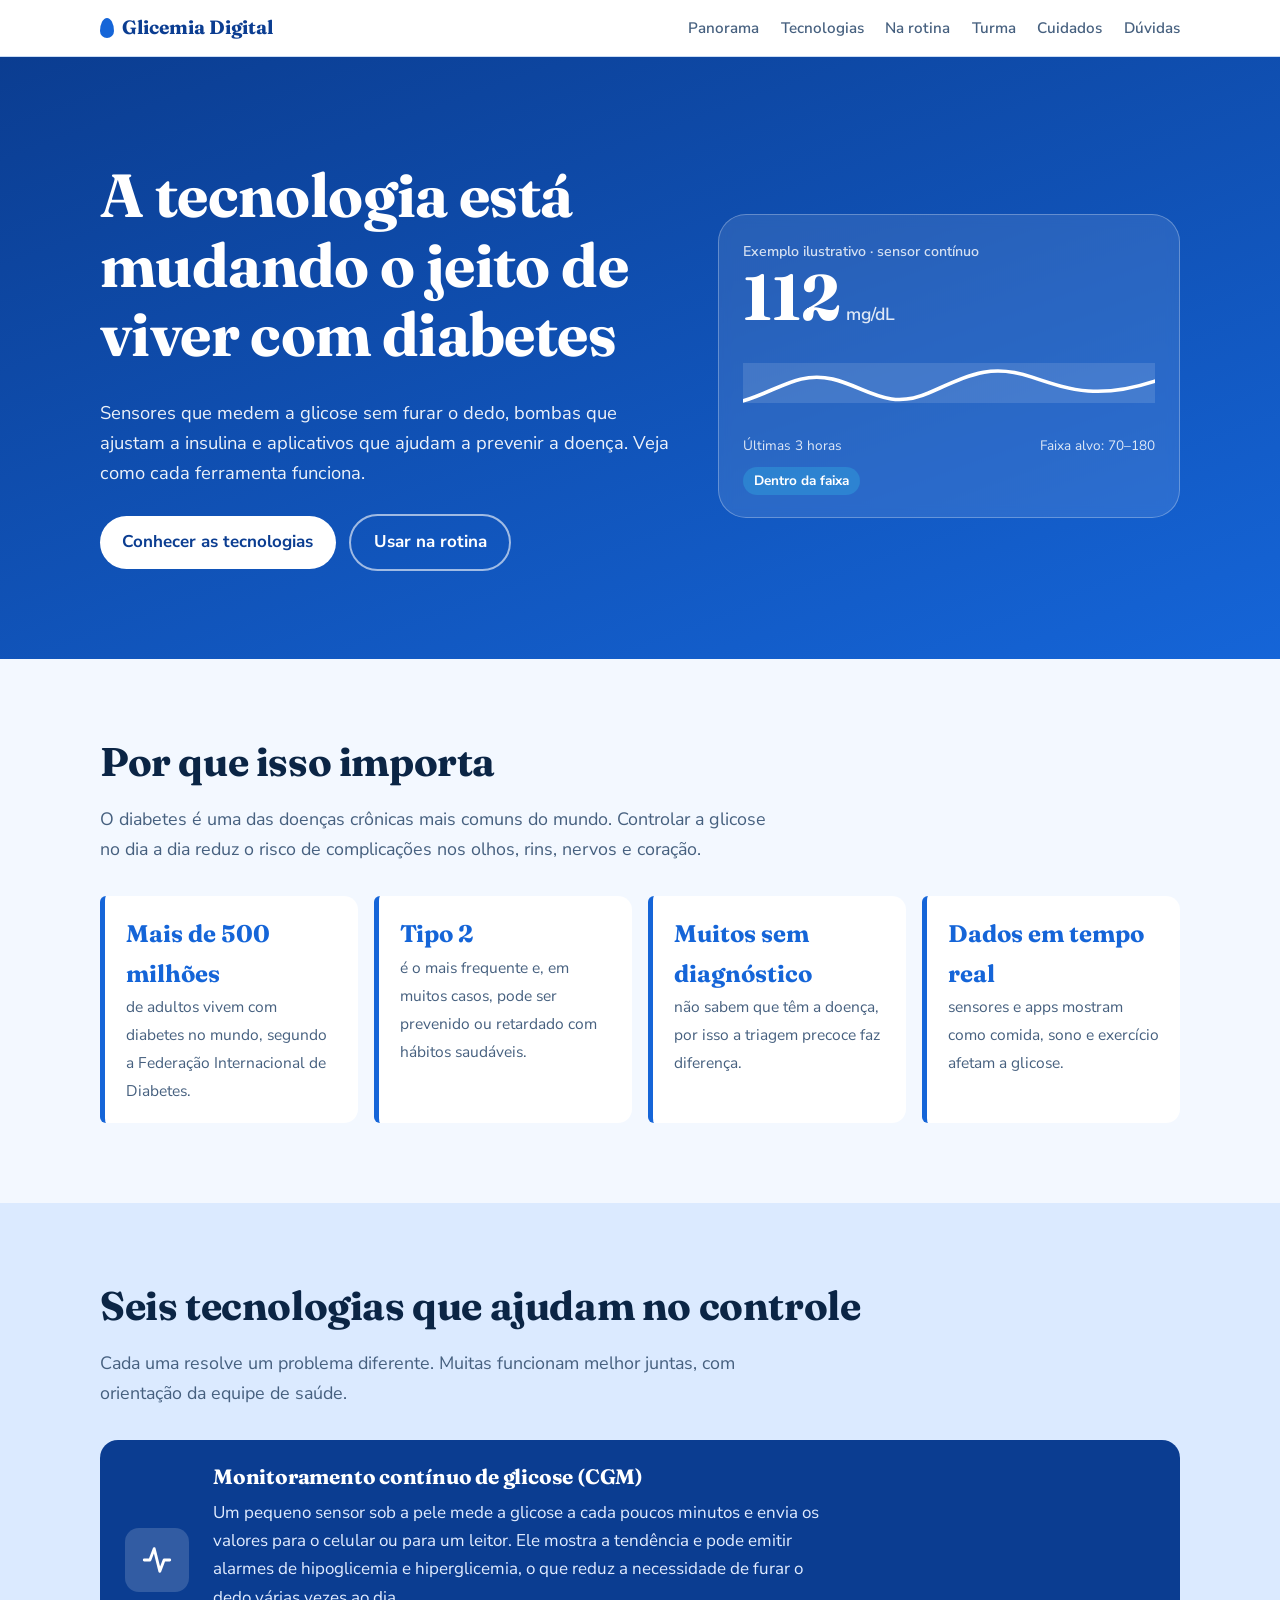
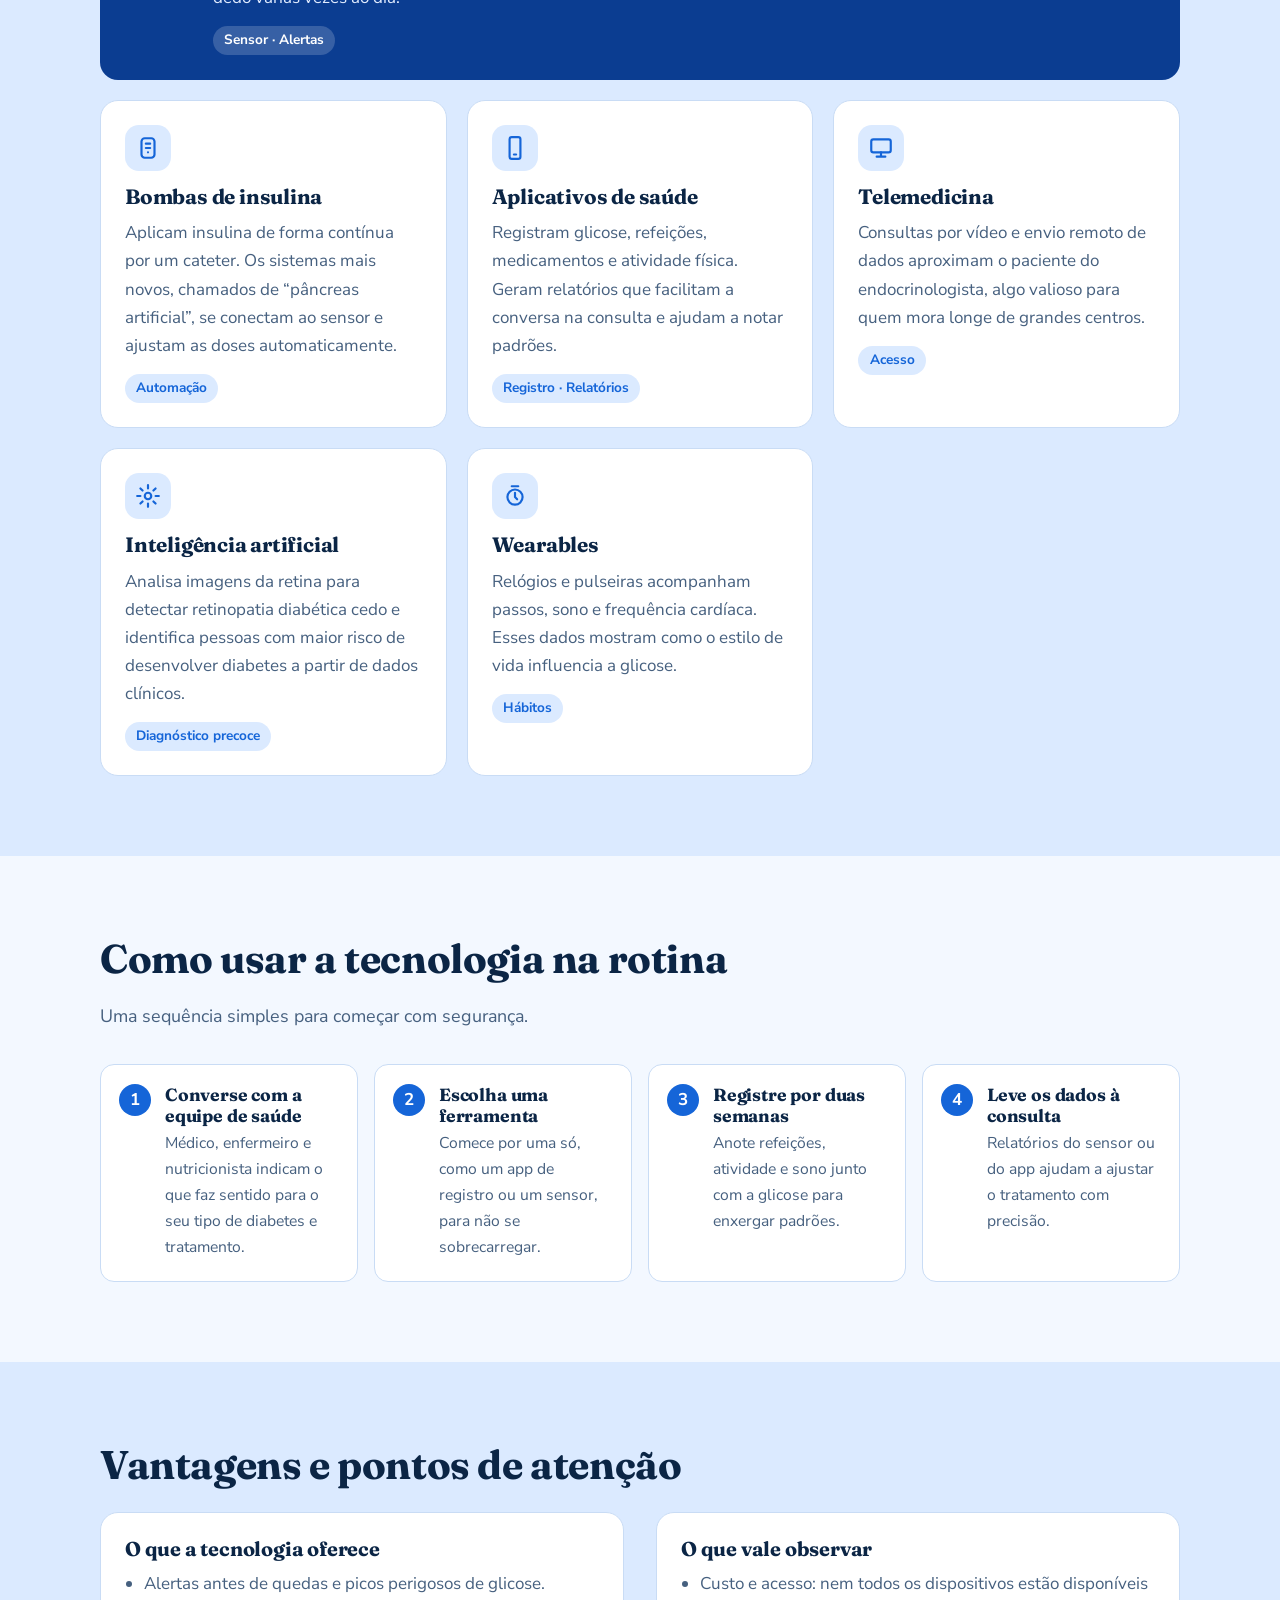
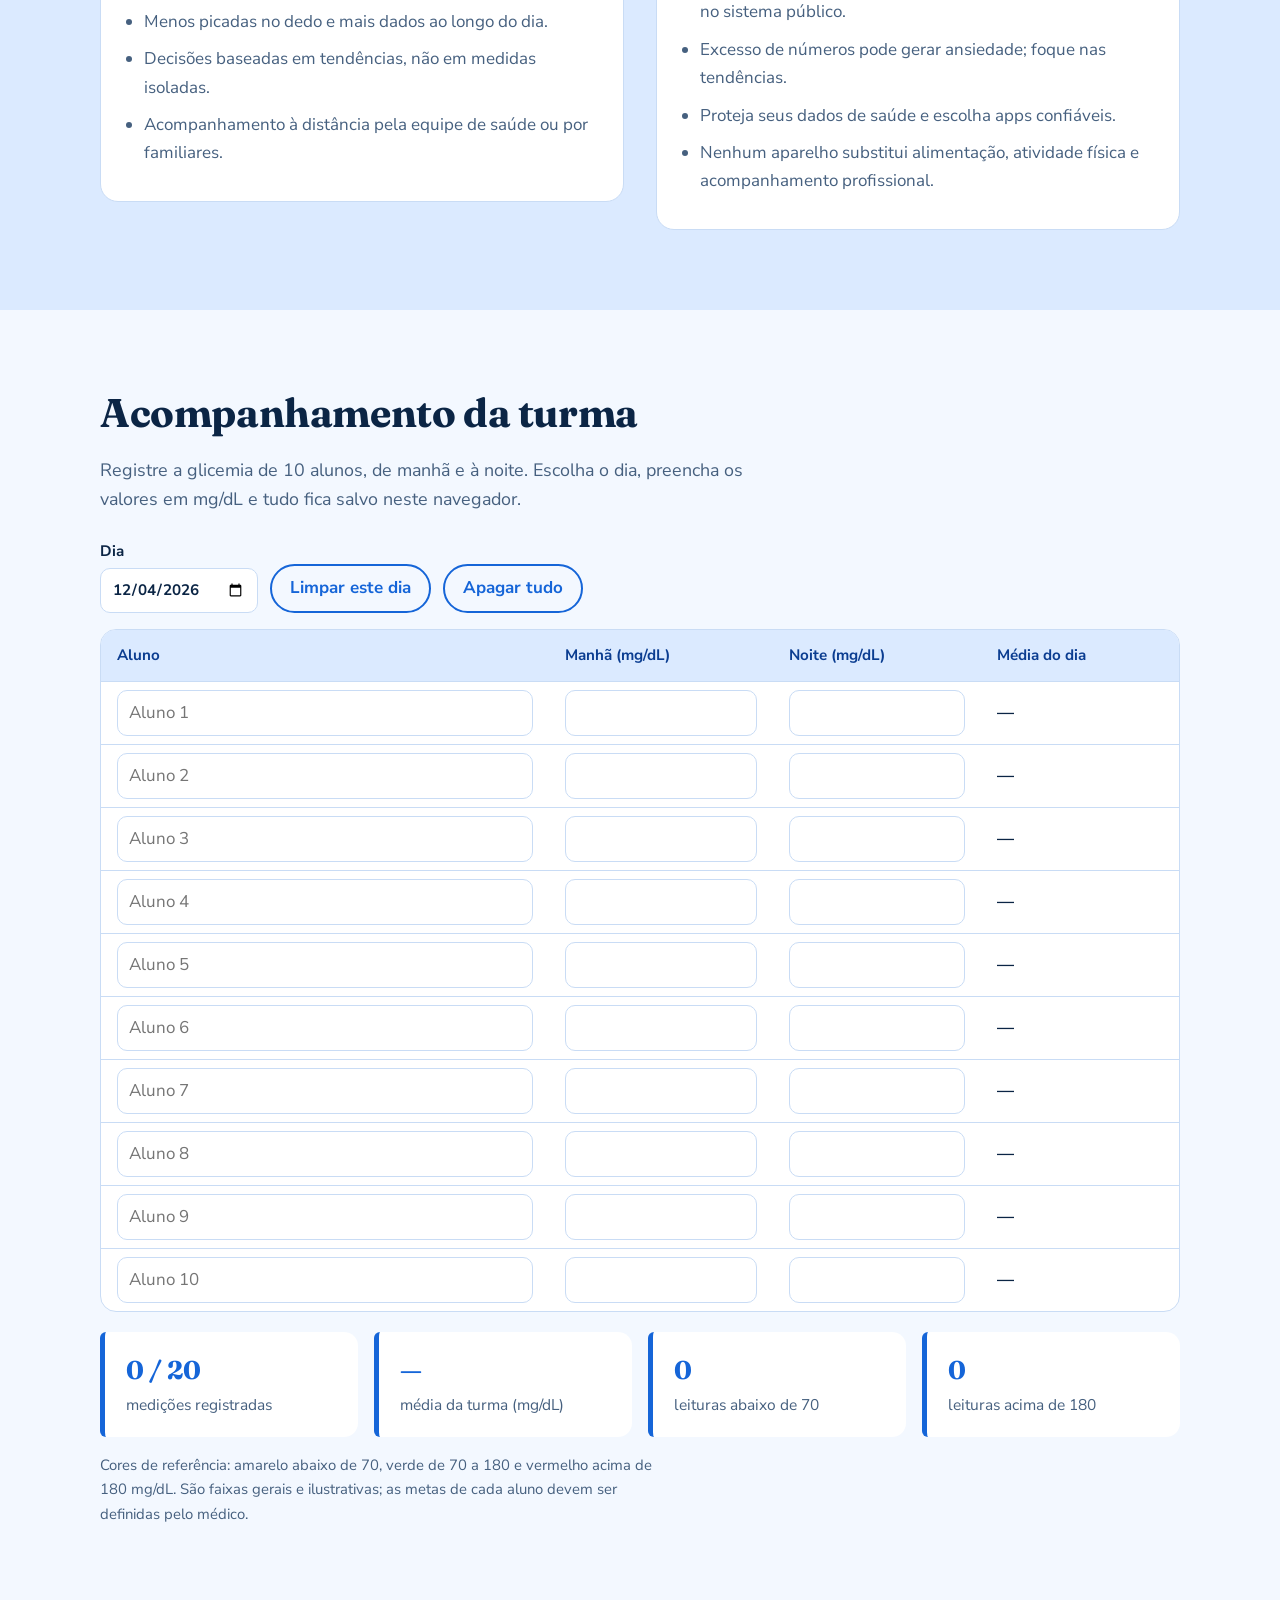
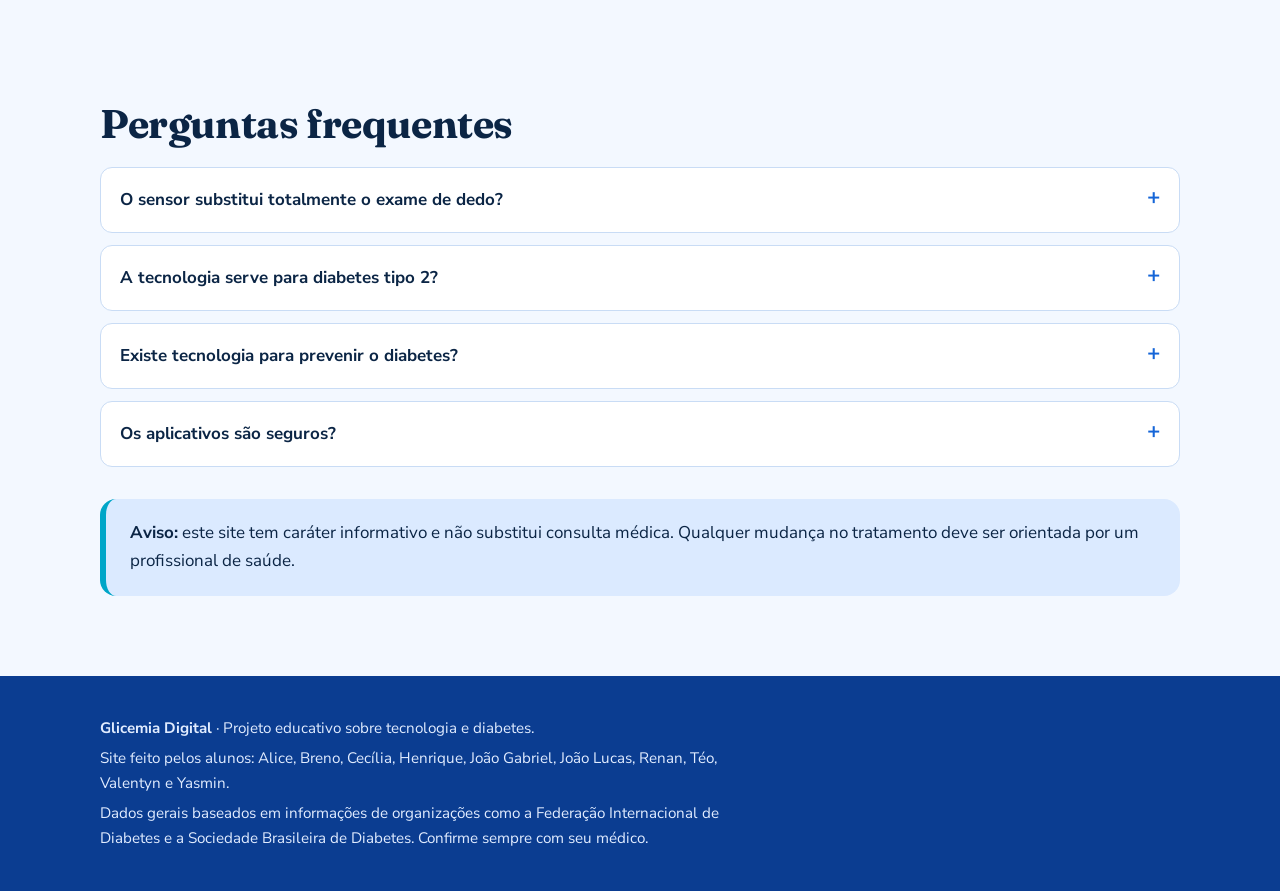
<file: docs/index.html>
<!DOCTYPE html>
<html lang="pt-BR">
<head>
<meta charset="UTF-8">
<meta name="viewport" content="width=device-width, initial-scale=1, viewport-fit=cover">
<title>Glicemia Digital — Tecnologia no combate ao diabetes</title>
<link rel="preconnect" href="https://fonts.googleapis.com">
<link href="https://fonts.googleapis.com/css2?family=Fraunces:opsz,wght@9..144,600;9..144,700&family=Nunito+Sans:wght@400;600;700&display=swap" rel="stylesheet">
<style>
:root{
  --bg:#f3f8ff; --surface:#ffffff; --ink:#0b2545; --muted:#46607f;
  --blue:#1565d8; --blue-deep:#0b3d91; --blue-soft:#dbeaff; --line:#c9dcf5; --accent:#00a6c8;
  --hero-a:#0b3d91; --hero-b:#1565d8; --on-hero:#ffffff;
  box-sizing:border-box; padding-top:env(safe-area-inset-top,0px); padding-bottom:env(safe-area-inset-bottom,0px);
  color-scheme:light;
}
@media (prefers-color-scheme:dark){
  :root:not([data-theme="light"]){
    --bg:#08162b; --surface:#0f2444; --ink:#e8f1ff; --muted:#9db6d8;
    --blue:#5aa0ff; --blue-deep:#9cc6ff; --blue-soft:#12305c; --line:#1e3f70; --accent:#35d0ee;
    --hero-a:#06142b; --hero-b:#0f3a7d; color-scheme:dark;
  }
}
:root[data-theme="dark"]{
  --bg:#08162b; --surface:#0f2444; --ink:#e8f1ff; --muted:#9db6d8;
  --blue:#5aa0ff; --blue-deep:#9cc6ff; --blue-soft:#12305c; --line:#1e3f70; --accent:#35d0ee;
  --hero-a:#06142b; --hero-b:#0f3a7d; color-scheme:dark;
}
*,*::before,*::after{box-sizing:inherit}
html{scroll-behavior:smooth;scroll-padding-top:env(safe-area-inset-top,0px)}
body{margin:0;background:var(--bg);color:var(--ink);font-family:"Nunito Sans",system-ui,sans-serif;font-size:1.0625rem;line-height:1.65}
h1,h2,h3{font-family:Fraunces,Georgia,serif;line-height:1.15;margin:0 0 .5em;letter-spacing:-.01em}
p{margin:0 0 1em;max-width:62ch}
a{color:var(--blue)}
:focus-visible{outline:3px solid var(--accent);outline-offset:3px;border-radius:4px}
.wrap{width:min(1080px,100% - 2.5rem);margin-inline:auto}

header.top{position:sticky;top:env(safe-area-inset-top,0px);z-index:20;background:var(--surface);border-bottom:1px solid var(--line)}
header.top .wrap{display:flex;align-items:center;justify-content:space-between;gap:1rem;padding-block:.75rem;flex-wrap:wrap}
.brand{font-family:Fraunces,serif;font-weight:700;font-size:1.2rem;color:var(--blue-deep);text-decoration:none;display:flex;align-items:center;gap:.5rem}
.drop{width:14px;height:20px;background:var(--blue);border-radius:50% 50% 50% 50%/65% 65% 35% 35%;display:inline-block}
nav a{margin-left:1.1rem;text-decoration:none;color:var(--muted);font-weight:600;font-size:.95rem}
nav a:hover{color:var(--blue)}

.hero{background:linear-gradient(160deg,var(--hero-a),var(--hero-b));color:var(--on-hero);padding:clamp(3rem,9vw,6.5rem) 0 clamp(3rem,8vw,5.5rem)}
.hero .wrap{display:grid;gap:2.5rem;grid-template-columns:1.25fr 1fr;align-items:center}
.hero h1{font-size:clamp(2.2rem,5.5vw,3.8rem);margin-bottom:.45em}
.hero p{font-size:1.15rem;opacity:.92}
.btn{display:inline-block;background:#fff;color:#0b3d91;font-weight:700;padding:.8rem 1.4rem;border-radius:999px;text-decoration:none;margin-right:.6rem;margin-top:.4rem}
.btn.ghost{background:transparent;color:#fff;border:2px solid rgba(255,255,255,.6)}

/* acompanhamento da turma */
.tools{display:flex;flex-wrap:wrap;gap:.8rem;align-items:end;margin:1.5rem 0 1rem}
.tools label{font-weight:700;display:flex;flex-direction:column;gap:.25rem;font-size:.95rem}
.tools input,#tab input{font:inherit;color:var(--ink);background:var(--surface);border:1px solid var(--line);border-radius:10px;padding:.5rem .7rem;width:100%}
.tools input{width:auto}
.tools button{font:inherit;font-weight:700;cursor:pointer;border-radius:999px;padding:.55rem 1.1rem;border:2px solid var(--blue);background:transparent;color:var(--blue)}
.tools button:hover{background:var(--blue-soft)}
.tablewrap{overflow-x:auto;background:var(--surface);border:1px solid var(--line);border-radius:16px}
#tab{border-collapse:collapse;width:100%;min-width:560px}
#tab th{text-align:left;padding:.8rem 1rem;background:var(--blue-soft);color:var(--blue-deep);font-size:.95rem}
#tab td{padding:.5rem 1rem;border-top:1px solid var(--line)}
#tab td:first-child{min-width:170px}
#tab input.ok{background:rgba(40,180,110,.22)}
#tab input.baixa{background:rgba(240,170,0,.28)}
#tab input.alta{background:rgba(230,60,60,.24)}
#tab .media{font-weight:700;white-space:nowrap}
#tab .media small{display:block;font-weight:600;color:var(--muted)}
.resumo{display:grid;gap:1rem;grid-template-columns:repeat(auto-fit,minmax(170px,1fr));margin-top:1.2rem}
.resumo .fact b{font-size:1.6rem}
.legend{color:var(--muted);font-size:.93rem;margin-top:1rem}
/* leitor de glicose: elemento memorável */
.reader{background:rgba(255,255,255,.1);border:1px solid rgba(255,255,255,.28);border-radius:28px;padding:1.4rem 1.5rem;backdrop-filter:blur(6px)}
.reader small{opacity:.8;font-weight:600}
.reader .val{font-family:Fraunces,serif;font-size:4rem;line-height:1;font-weight:700}
.reader .val span{font-size:1.1rem;font-family:"Nunito Sans",sans-serif;font-weight:600;margin-left:.3rem;opacity:.85}
.reader svg{width:100%;height:90px;display:block;margin-top:.7rem}
.range{display:flex;justify-content:space-between;font-size:.85rem;opacity:.85;margin-top:.3rem}
.reader .ok{display:inline-block;background:rgba(53,208,238,.25);border-radius:999px;padding:.15rem .7rem;font-size:.85rem;font-weight:700;margin-top:.6rem}

section{padding:clamp(3rem,7vw,5rem) 0}
section h2{font-size:clamp(1.8rem,4vw,2.5rem)}
.lead{color:var(--muted);font-size:1.12rem}

.facts{display:grid;gap:1rem;grid-template-columns:repeat(auto-fit,minmax(220px,1fr));margin-top:2rem}
.fact{background:var(--surface);border-left:5px solid var(--blue);padding:1.1rem 1.3rem;border-radius:6px 14px 14px 6px}
.fact b{display:block;font-family:Fraunces,serif;font-size:1.5rem;color:var(--blue)}
.fact span{color:var(--muted);font-size:.97rem}

.band{background:var(--blue-soft)}
.tech{display:grid;gap:1.25rem;grid-template-columns:repeat(auto-fit,minmax(290px,1fr));margin-top:2rem}
.card{background:var(--surface);border:1px solid var(--line);border-radius:18px;padding:1.5rem}
.card:nth-child(1){grid-column:1/-1;display:grid;grid-template-columns:auto 1fr;gap:1.5rem;align-items:center;background:var(--blue-deep);color:#fff;border-color:transparent}
.card:nth-child(1) p{color:#e1ecff}
.card h3{font-size:1.3rem}
.card p{color:var(--muted);margin:0}
.ico{width:46px;height:46px;border-radius:14px;background:var(--blue-soft);display:grid;place-items:center;margin-bottom:.9rem}
.card:nth-child(1) .ico{background:rgba(255,255,255,.16);margin:0;width:64px;height:64px}
.ico svg{width:26px;height:26px;stroke:var(--blue);fill:none;stroke-width:2;stroke-linecap:round;stroke-linejoin:round}
.card:nth-child(1) .ico svg{stroke:#fff;width:34px;height:34px}
.tag{display:inline-block;margin-top:.9rem;font-size:.85rem;font-weight:700;color:var(--blue);background:var(--blue-soft);padding:.2rem .7rem;border-radius:999px}
.card:nth-child(1) .tag{background:rgba(255,255,255,.18);color:#fff}

.steps{display:grid;gap:1rem;grid-template-columns:repeat(auto-fit,minmax(240px,1fr));margin-top:2rem;counter-reset:s}
.step{position:relative;padding:1.3rem 1.3rem 1.3rem 4rem;background:var(--surface);border:1px solid var(--line);border-radius:14px}
.step::before{counter-increment:s;content:counter(s);position:absolute;left:1.1rem;top:1.2rem;width:2rem;height:2rem;border-radius:50%;background:var(--blue);color:#fff;display:grid;place-items:center;font-weight:700}
.step h3{font-size:1.1rem;margin-bottom:.3em}
.step p{margin:0;color:var(--muted);font-size:.98rem}

.split{display:grid;gap:2rem;grid-template-columns:1fr 1fr;align-items:start}
.pros li,.cons li{margin-bottom:.6rem}
.box{background:var(--surface);border:1px solid var(--line);border-radius:18px;padding:1.5rem}
.box h3{font-size:1.25rem}
.box ul{padding-left:1.2rem;margin:0;color:var(--muted)}

details{background:var(--surface);border:1px solid var(--line);border-radius:12px;margin-bottom:.8rem;padding:.2rem 1.2rem}
summary{cursor:pointer;font-weight:700;padding:.9rem 0;list-style:none;display:flex;justify-content:space-between;gap:1rem}
summary::after{content:"+";color:var(--blue);font-size:1.4rem;line-height:1}
details[open] summary::after{content:"–"}
details p{color:var(--muted)}

.alert{background:var(--blue-soft);border-radius:16px;padding:1.3rem 1.5rem;border-left:6px solid var(--accent);margin-top:2rem}
.alert p{margin:0;max-width:none}
footer{background:var(--blue-deep);color:#e1ecff;padding:2.2rem 0;font-size:.95rem}
footer p{max-width:70ch;margin:.3rem 0}
@media (prefers-color-scheme:dark){:root:not([data-theme="light"]) footer{background:#06142b}}

@media (max-width:820px){
  .hero .wrap,.split{grid-template-columns:1fr}
  .card:nth-child(1){grid-template-columns:1fr}
  nav{display:none}
}
@media (prefers-reduced-motion:no-preference){
  .line{stroke-dasharray:420;stroke-dashoffset:420;animation:draw 2.2s ease-out forwards}
  @keyframes draw{to{stroke-dashoffset:0}}
}
</style>
</head>
<body>

<header class="top">
  <div class="wrap">
    <a class="brand" href="#inicio"><span class="drop" aria-hidden="true"></span>Glicemia Digital</a>
    <nav aria-label="Principal">
      <a href="#numeros">Panorama</a>
      <a href="#tecnologias">Tecnologias</a>
      <a href="#rotina">Na rotina</a>
      <a href="#turma">Turma</a>
      <a href="#cuidados">Cuidados</a>
      <a href="#duvidas">Dúvidas</a>
    </nav>
  </div>
</header>

<main id="inicio">
<div class="hero">
  <div class="wrap">
    <div>
      <h1>A tecnologia está mudando o jeito de viver com diabetes</h1>
      <p>Sensores que medem a glicose sem furar o dedo, bombas que ajustam a insulina e aplicativos que ajudam a prevenir a doença. Veja como cada ferramenta funciona.</p>
      <a class="btn" href="#tecnologias">Conhecer as tecnologias</a>
      <a class="btn ghost" href="#rotina">Usar na rotina</a>
    </div>
    <div class="reader" role="img" aria-label="Exemplo ilustrativo de um sensor de glicose mostrando valor estável dentro da faixa alvo">
      <small>Exemplo ilustrativo · sensor contínuo</small>
      <div class="val">112<span>mg/dL</span></div>
      <svg viewBox="0 0 300 90" preserveAspectRatio="none" aria-hidden="true">
        <rect x="0" y="22" width="300" height="40" fill="rgba(255,255,255,.12)"/>
        <path class="line" d="M0 60 C25 50 40 30 65 38 S105 70 135 52 S180 22 210 36 S260 58 300 40" fill="none" stroke="#fff" stroke-width="3.5" stroke-linecap="round"/>
      </svg>
      <div class="range"><span>Últimas 3 horas</span><span>Faixa alvo: 70–180</span></div>
      <span class="ok">Dentro da faixa</span>
    </div>
  </div>
</div>

<section id="numeros">
  <div class="wrap">
    <h2>Por que isso importa</h2>
    <p class="lead">O diabetes é uma das doenças crônicas mais comuns do mundo. Controlar a glicose no dia a dia reduz o risco de complicações nos olhos, rins, nervos e coração.</p>
    <div class="facts">
      <div class="fact"><b>Mais de 500 milhões</b><span>de adultos vivem com diabetes no mundo, segundo a Federação Internacional de Diabetes.</span></div>
      <div class="fact"><b>Tipo 2</b><span>é o mais frequente e, em muitos casos, pode ser prevenido ou retardado com hábitos saudáveis.</span></div>
      <div class="fact"><b>Muitos sem diagnóstico</b><span>não sabem que têm a doença, por isso a triagem precoce faz diferença.</span></div>
      <div class="fact"><b>Dados em tempo real</b><span>sensores e apps mostram como comida, sono e exercício afetam a glicose.</span></div>
    </div>
  </div>
</section>

<section id="tecnologias" class="band">
  <div class="wrap">
    <h2>Seis tecnologias que ajudam no controle</h2>
    <p class="lead">Cada uma resolve um problema diferente. Muitas funcionam melhor juntas, com orientação da equipe de saúde.</p>
    <div class="tech">
      <article class="card">
        <div class="ico"><svg viewBox="0 0 24 24"><path d="M3 12h4l3-8 4 16 3-8h4"/></svg></div>
        <div>
          <h3>Monitoramento contínuo de glicose (CGM)</h3>
          <p>Um pequeno sensor sob a pele mede a glicose a cada poucos minutos e envia os valores para o celular ou para um leitor. Ele mostra a tendência e pode emitir alarmes de hipoglicemia e hiperglicemia, o que reduz a necessidade de furar o dedo várias vezes ao dia.</p>
          <span class="tag">Sensor · Alertas</span>
        </div>
      </article>
      <article class="card">
        <div class="ico"><svg viewBox="0 0 24 24"><rect x="6" y="3" width="12" height="18" rx="3"/><path d="M10 8h4M10 12h4M12 16v.01"/></svg></div>
        <h3>Bombas de insulina</h3>
        <p>Aplicam insulina de forma contínua por um cateter. Os sistemas mais novos, chamados de “pâncreas artificial”, se conectam ao sensor e ajustam as doses automaticamente.</p>
        <span class="tag">Automação</span>
      </article>
      <article class="card">
        <div class="ico"><svg viewBox="0 0 24 24"><rect x="7" y="2" width="10" height="20" rx="2"/><path d="M11 18h2"/></svg></div>
        <h3>Aplicativos de saúde</h3>
        <p>Registram glicose, refeições, medicamentos e atividade física. Geram relatórios que facilitam a conversa na consulta e ajudam a notar padrões.</p>
        <span class="tag">Registro · Relatórios</span>
      </article>
      <article class="card">
        <div class="ico"><svg viewBox="0 0 24 24"><rect x="3" y="4" width="18" height="12" rx="2"/><path d="M8 20h8M12 16v4"/></svg></div>
        <h3>Telemedicina</h3>
        <p>Consultas por vídeo e envio remoto de dados aproximam o paciente do endocrinologista, algo valioso para quem mora longe de grandes centros.</p>
        <span class="tag">Acesso</span>
      </article>
      <article class="card">
        <div class="ico"><svg viewBox="0 0 24 24"><circle cx="12" cy="12" r="3"/><path d="M12 2v3M12 19v3M2 12h3M19 12h3M5 5l2 2M17 17l2 2M19 5l-2 2M7 17l-2 2"/></svg></div>
        <h3>Inteligência artificial</h3>
        <p>Analisa imagens da retina para detectar retinopatia diabética cedo e identifica pessoas com maior risco de desenvolver diabetes a partir de dados clínicos.</p>
        <span class="tag">Diagnóstico precoce</span>
      </article>
      <article class="card">
        <div class="ico"><svg viewBox="0 0 24 24"><circle cx="12" cy="13" r="7"/><path d="M12 9v4l2 2M9 3h6"/></svg></div>
        <h3>Wearables</h3>
        <p>Relógios e pulseiras acompanham passos, sono e frequência cardíaca. Esses dados mostram como o estilo de vida influencia a glicose.</p>
        <span class="tag">Hábitos</span>
      </article>
    </div>
  </div>
</section>

<section id="rotina">
  <div class="wrap">
    <h2>Como usar a tecnologia na rotina</h2>
    <p class="lead">Uma sequência simples para começar com segurança.</p>
    <div class="steps">
      <div class="step"><h3>Converse com a equipe de saúde</h3><p>Médico, enfermeiro e nutricionista indicam o que faz sentido para o seu tipo de diabetes e tratamento.</p></div>
      <div class="step"><h3>Escolha uma ferramenta</h3><p>Comece por uma só, como um app de registro ou um sensor, para não se sobrecarregar.</p></div>
      <div class="step"><h3>Registre por duas semanas</h3><p>Anote refeições, atividade e sono junto com a glicose para enxergar padrões.</p></div>
      <div class="step"><h3>Leve os dados à consulta</h3><p>Relatórios do sensor ou do app ajudam a ajustar o tratamento com precisão.</p></div>
    </div>
  </div>
</section>

<section id="cuidados" class="band">
  <div class="wrap">
    <h2>Vantagens e pontos de atenção</h2>
    <div class="split" style="margin-top:1.5rem">
      <div class="box">
        <h3>O que a tecnologia oferece</h3>
        <ul class="pros">
          <li>Alertas antes de quedas e picos perigosos de glicose.</li>
          <li>Menos picadas no dedo e mais dados ao longo do dia.</li>
          <li>Decisões baseadas em tendências, não em medidas isoladas.</li>
          <li>Acompanhamento à distância pela equipe de saúde ou por familiares.</li>
        </ul>
      </div>
      <div class="box">
        <h3>O que vale observar</h3>
        <ul class="cons">
          <li>Custo e acesso: nem todos os dispositivos estão disponíveis no sistema público.</li>
          <li>Excesso de números pode gerar ansiedade; foque nas tendências.</li>
          <li>Proteja seus dados de saúde e escolha apps confiáveis.</li>
          <li>Nenhum aparelho substitui alimentação, atividade física e acompanhamento profissional.</li>
        </ul>
      </div>
    </div>
  </div>
</section>

<section id="turma">
  <div class="wrap">
    <h2>Acompanhamento da turma</h2>
    <p class="lead">Registre a glicemia de 10 alunos, de manhã e à noite. Escolha o dia, preencha os valores em mg/dL e tudo fica salvo neste navegador.</p>
    <div class="tools">
      <label for="dia">Dia<input type="date" id="dia"></label>
      <button type="button" id="limpar">Limpar este dia</button>
      <button type="button" id="limparTudo">Apagar tudo</button>
    </div>
    <div class="tablewrap">
      <table id="tab">
        <thead><tr><th>Aluno</th><th>Manhã (mg/dL)</th><th>Noite (mg/dL)</th><th>Média do dia</th></tr></thead>
        <tbody></tbody>
      </table>
    </div>
    <div class="resumo" id="resumo" aria-live="polite"></div>
    <p class="legend">Cores de referência: amarelo abaixo de 70, verde de 70 a 180 e vermelho acima de 180 mg/dL. São faixas gerais e ilustrativas; as metas de cada aluno devem ser definidas pelo médico.</p>
  </div>
</section>

<section id="duvidas">
  <div class="wrap">
    <h2>Perguntas frequentes</h2>
    <details><summary>O sensor substitui totalmente o exame de dedo?</summary><p>Em muitos casos sim, mas alguns modelos pedem confirmação com glicemia capilar quando os sintomas não combinam com a leitura. Siga a orientação do fabricante e do seu médico.</p></details>
    <details><summary>A tecnologia serve para diabetes tipo 2?</summary><p>Sim. Apps, wearables, telemedicina e, em certos casos, sensores contínuos ajudam também quem tem diabetes tipo 2 ou pré-diabetes a acompanhar a glicose e os hábitos.</p></details>
    <details><summary>Existe tecnologia para prevenir o diabetes?</summary><p>Sim. Aplicativos de estilo de vida, programas digitais de emagrecimento e calculadoras de risco ajudam a identificar quem precisa de exames e a manter hábitos que reduzem o risco.</p></details>
    <details><summary>Os aplicativos são seguros?</summary><p>Prefira apps de empresas conhecidas, leia a política de privacidade e confirme com a equipe de saúde antes de mudar qualquer dose de medicamento com base em um app.</p></details>
    <div class="alert"><p><strong>Aviso:</strong> este site tem caráter informativo e não substitui consulta médica. Qualquer mudança no tratamento deve ser orientada por um profissional de saúde.</p></div>
  </div>
</section>
</main>

<footer>
  <div class="wrap">
    <p><strong>Glicemia Digital</strong> · Projeto educativo sobre tecnologia e diabetes.</p>
    <p>Site feito pelos alunos: Alice, Breno, Cecília, Henrique, João Gabriel, João Lucas, Renan, Téo, Valentyn e Yasmin.</p>
    <p>Dados gerais baseados em informações de organizações como a Federação Internacional de Diabetes e a Sociedade Brasileira de Diabetes. Confirme sempre com seu médico.</p>
  </div>
</footer>

<script>
(function(){
  var KEY="glicemia-turma-v1", N=10, db={names:[],days:{}};
  try{var r=localStorage.getItem(KEY); if(r){db=JSON.parse(r);}}catch(e){}
  if(!db||typeof db!=="object"){db={names:[],days:{}};}
  if(!db.names){db.names=[];} if(!db.days){db.days={};}
  function save(){try{localStorage.setItem(KEY,JSON.stringify(db));}catch(e){}}
  var dia=document.getElementById("dia"), body=document.querySelector("#tab tbody"), resumo=document.getElementById("resumo");
  var d=new Date(), p=function(n){return (n<10?"0":"")+n;};
  dia.value=d.getFullYear()+"-"+p(d.getMonth()+1)+"-"+p(d.getDate());

  function cls(v){ if(v===""||v==null||isNaN(v)){return "";} v=+v; return v<70?"baixa":(v>180?"alta":"ok"); }
  function txt(c){ return c==="baixa"?"Baixa":(c==="alta"?"Alta":(c==="ok"?"Na faixa":"")); }
  function day(create){ var k=dia.value; if(!db.days[k]&&create){db.days[k]={};} return db.days[k]||{}; }

  for(var i=0;i<N;i++){
    var tr=document.createElement("tr");
    tr.innerHTML='<td><input type="text" data-i="'+i+'" data-f="name" placeholder="Aluno '+(i+1)+'" aria-label="Nome do aluno '+(i+1)+'"></td>'+
      '<td><input type="number" min="20" max="600" inputmode="numeric" data-i="'+i+'" data-f="m" aria-label="Glicemia da manhã do aluno '+(i+1)+'"></td>'+
      '<td><input type="number" min="20" max="600" inputmode="numeric" data-i="'+i+'" data-f="n" aria-label="Glicemia da noite do aluno '+(i+1)+'"></td>'+
      '<td class="media"></td>';
    body.appendChild(tr);
  }

  function rowUpdate(i){
    var tr=body.rows[i], m=tr.querySelector('[data-f="m"]'), n=tr.querySelector('[data-f="n"]');
    m.className=cls(m.value); n.className=cls(n.value);
    var vals=[m.value,n.value].filter(function(v){return v!=="";}).map(Number);
    var cell=tr.querySelector(".media");
    if(vals.length){
      var avg=Math.round(vals.reduce(function(a,b){return a+b;},0)/vals.length);
      cell.innerHTML=avg+' <small>'+txt(cls(avg))+'</small>';
    } else { cell.textContent="—"; }
  }

  function summary(){
    var all=[],low=0,high=0;
    for(var i=0;i<N;i++){
      ["m","n"].forEach(function(f){
        var v=body.rows[i].querySelector('[data-f="'+f+'"]').value;
        if(v!==""){ v=+v; all.push(v); if(v<70){low++;} if(v>180){high++;} }
      });
    }
    var avg=all.length?Math.round(all.reduce(function(a,b){return a+b;},0)/all.length):"—";
    resumo.innerHTML='<div class="fact"><b>'+all.length+' / '+(N*2)+'</b><span>medições registradas</span></div>'+
      '<div class="fact"><b>'+avg+'</b><span>média da turma (mg/dL)</span></div>'+
      '<div class="fact"><b>'+low+'</b><span>leituras abaixo de 70</span></div>'+
      '<div class="fact"><b>'+high+'</b><span>leituras acima de 180</span></div>';
  }

  function render(){
    var data=day(false);
    for(var i=0;i<N;i++){
      var tr=body.rows[i], rec=data[i]||{};
      tr.querySelector('[data-f="name"]').value=db.names[i]||"";
      tr.querySelector('[data-f="m"]').value=rec.m==null?"":rec.m;
      tr.querySelector('[data-f="n"]').value=rec.n==null?"":rec.n;
      rowUpdate(i);
    }
    summary();
  }

  body.addEventListener("input",function(e){
    var t=e.target, i=+t.getAttribute("data-i"), f=t.getAttribute("data-f");
    if(isNaN(i)||!f){return;}
    if(f==="name"){ db.names[i]=t.value; }
    else {
      var rec=day(true); if(!rec[i]){rec[i]={}; }
      rec[i][f]=t.value===""?null:Number(t.value);
    }
    save(); rowUpdate(i); summary();
  });
  dia.addEventListener("change",render);

  function twoStep(btn,label,action){
    var timer;
    btn.addEventListener("click",function(){
      if(btn.getAttribute("data-armed")){ clearTimeout(timer); btn.removeAttribute("data-armed"); btn.textContent=label; action(); return; }
      btn.setAttribute("data-armed","1"); btn.textContent="Clique de novo para confirmar";
      timer=setTimeout(function(){btn.removeAttribute("data-armed"); btn.textContent=label;},3500);
    });
  }
  twoStep(document.getElementById("limpar"),"Limpar este dia",function(){ delete db.days[dia.value]; save(); render(); });
  twoStep(document.getElementById("limparTudo"),"Apagar tudo",function(){ db={names:[],days:{}}; save(); render(); });

  render();
})();
</script>
</body>
</html>
</file>
